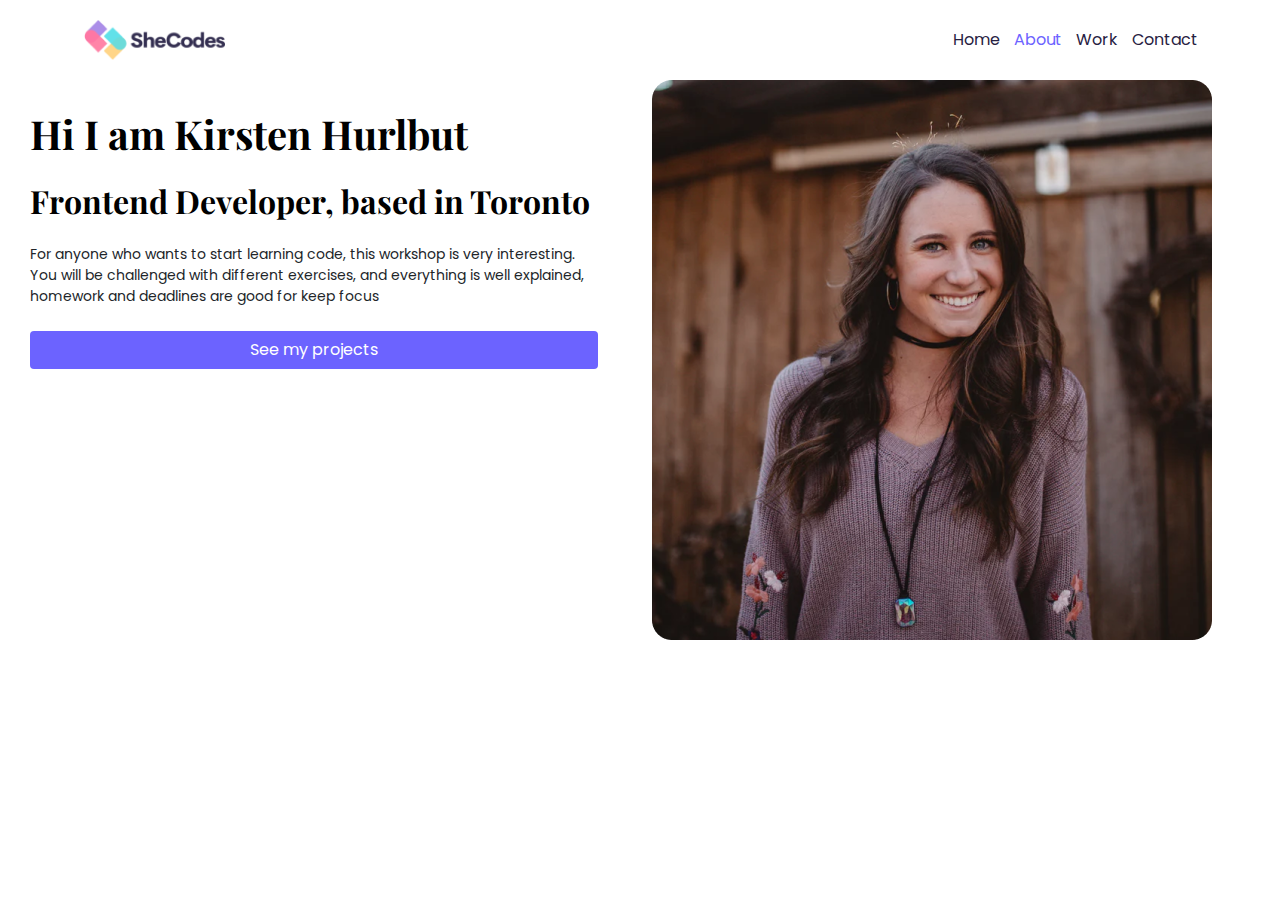
<file: about.html>
<!DOCTYPE html>
<html lang="en">
  <head>
    <meta charset="UTF-8" />
    <meta name="viewport" content="width=device-width, initial-scale=1.0" />
    <link
      href="https://cdn.jsdelivr.net/npm/bootstrap@5.3.3/dist/css/bootstrap.min.css"
      rel="stylesheet"
      integrity="sha384-QWTKZyjpPEjISv5WaRU9OFeRpok6YctnYmDr5pNlyT2bRjXh0JMhjY6hW+ALEwIH"
      crossorigin="anonymous"
    />
    <script
      src="https://cdn.jsdelivr.net/npm/bootstrap@5.3.3/dist/js/bootstrap.bundle.min.js"
      integrity="sha384-YvpcrYf0tY3lHB60NNkmXc5s9fDVZLESaAA55NDzOxhy9GkcIdslK1eN7N6jIeHz"
      crossorigin="anonymous"
    ></script>
    <link rel="preconnect" href="https://fonts.googleapis.com" />
    <link rel="preconnect" href="https://fonts.gstatic.com" crossorigin />
    <link
      href="https://fonts.googleapis.com/css2?family=Playfair+Display:ital,wght@0,400..900;1,400..900&display=swap"
      rel="stylesheet"
    />
    <link rel="preconnect" href="https://fonts.googleapis.com" />
    <link rel="preconnect" href="https://fonts.gstatic.com" crossorigin />
    <link
      href="https://fonts.googleapis.com/css2?family=Playfair+Display:ital,wght@0,400..900;1,400..900&family=Poppins:ital,wght@0,100;0,200;0,300;0,400;0,500;0,600;0,700;0,800;0,900;1,100;1,200;1,300;1,400;1,500;1,600;1,700;1,800;1,900&display=swap"
      rel="stylesheet"
    />
    <link rel="stylesheet" href="src/styles.css" />
    <meta name="description" content="About Kirsten" />
    <title>About - Kirsten Hurlbut</title>
  </head>
  <body>
    <div class="container">
      <nav class="d-flex justify-content-between">
        <a href="/" title="Homepage">
          <img src="images/logo.png" class="logo" alt="Kirsten logo" />
        </a>
        <ul>
          <li><a href="/" title="Homepage">Home</a></li>
          <li class="active">
            <a href="/about.html" title="About Kirsten">About</a>
          </li>
          <li><a href="/work.html" title="Kirsten's Work">Work</a></li>
          <li><a href="/contact.html" title="Contact Kirsten">Contact</a></li>
        </ul>
      </nav>
    </div>
    <div class="content-container">
      <div class="row">
        <div class="col-lg-6">
          <div class="content">
            <h1 class="mb-4">Hi I am Kirsten Hurlbut</h1>
            <h2 class="mb-4">Frontend Developer, based in Toronto</h2>
            <p class="mb-4">
              For anyone who wants to start learning code, this workshop is very
              interesting. You will be challenged with different exercises, and
              everything is well explained, homework and deadlines are good for
              keep focus
            </p>
            <a
              href="/work.html"
              class="img-fluid btn btn-branding d-flex justify-content-center"
              >See my projects</a
            >
          </div>
        </div>
        <div class="col-lg-6">
          <img
            src="images/portrait.png"
            class="img-fluid"
            alt="Patricia-picture"
          />
        </div>
      </div>
    </div>
  </body>
</html>
</file>
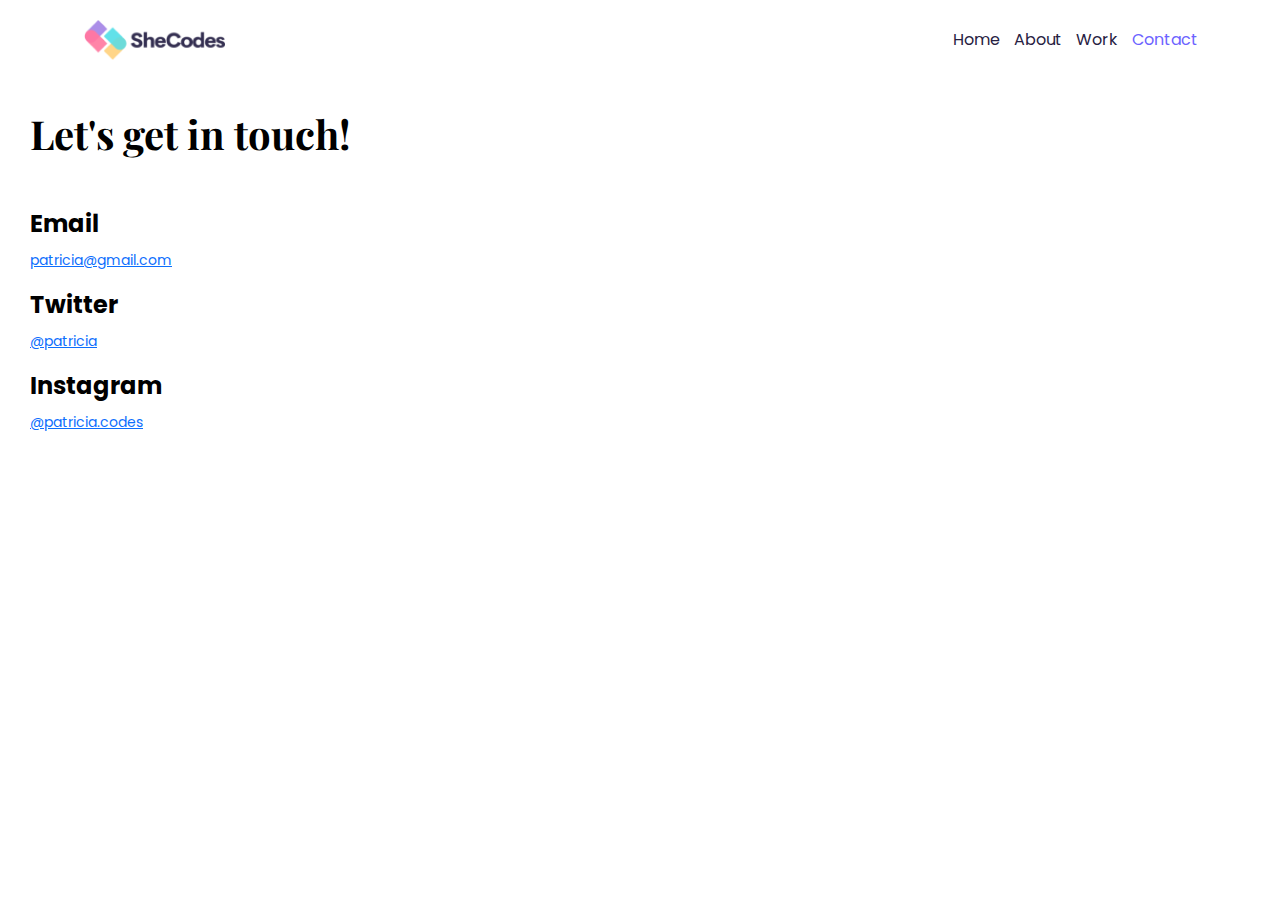
<file: contact.html>
<!DOCTYPE html>
<html lang="en">
  <head>
    <meta charset="UTF-8" />
    <meta name="viewport" content="width=device-width, initial-scale=1.0" />
    <link
      href="https://cdn.jsdelivr.net/npm/bootstrap@5.3.3/dist/css/bootstrap.min.css"
      rel="stylesheet"
      integrity="sha384-QWTKZyjpPEjISv5WaRU9OFeRpok6YctnYmDr5pNlyT2bRjXh0JMhjY6hW+ALEwIH"
      crossorigin="anonymous"
    />
    <script
      src="https://cdn.jsdelivr.net/npm/bootstrap@5.3.3/dist/js/bootstrap.bundle.min.js"
      integrity="sha384-YvpcrYf0tY3lHB60NNkmXc5s9fDVZLESaAA55NDzOxhy9GkcIdslK1eN7N6jIeHz"
      crossorigin="anonymous"
    ></script>
    <link rel="preconnect" href="https://fonts.googleapis.com" />
    <link rel="preconnect" href="https://fonts.gstatic.com" crossorigin />
    <link
      href="https://fonts.googleapis.com/css2?family=Playfair+Display:ital,wght@0,400..900;1,400..900&display=swap"
      rel="stylesheet"
    />
    <link rel="preconnect" href="https://fonts.googleapis.com" />
    <link rel="preconnect" href="https://fonts.gstatic.com" crossorigin />
    <link
      href="https://fonts.googleapis.com/css2?family=Playfair+Display:ital,wght@0,400..900;1,400..900&family=Poppins:ital,wght@0,100;0,200;0,300;0,400;0,500;0,600;0,700;0,800;0,900;1,100;1,200;1,300;1,400;1,500;1,600;1,700;1,800;1,900&display=swap"
      rel="stylesheet"
    />
    <link rel="stylesheet" href="src/styles.css" />
    <meta
    name="description"
    content="Contact Kirsten via email or social media"
  />
    <title>Contact - Kirsten Hurlbut</title>
  </head>
  <body>
    <div class="container">
        <nav class="d-flex justify-content-between">
          <a href="/" title="Homepage">
            <img src="images/logo.png" class="logo" alt="Kirsten logo" />
          </a>
          <ul>
            <li><a href="/" title="Homepage">Home</a></li>
            <li><a href="/about.html" title="About Kirsten">About</a></li>
            <li><a href="/work.html" title="Kirsten's Work">Work</a></li>
            <li class="active"><a href="/contact.html" title="Contact Kirsten">Contact</a></li>
          </ul>
        </nav>
      </div>
    <div class="content-container">
      <div class="row">
        <div class="content">
          <h1 class="mb-5">Let's get in touch!</h1>
          <h3>Email</h3>
          <p>
            <a href="mailto:patricia@gmail.com">patricia@gmail.com</a>
          </p>
          <h3>Twitter</h3>
          <p>
            <a href="https://www.twitter.com/patricia" target="_blank">@patricia</a>
            
          </p>
          <h3>Instagram</h3>
          <p>
            <a href="https://www.instagram.com/patricia.codes" target="_blank">@patricia.codes</a>
            
          </p>
      </div>
    </div>
  </body>
</html>
</file>
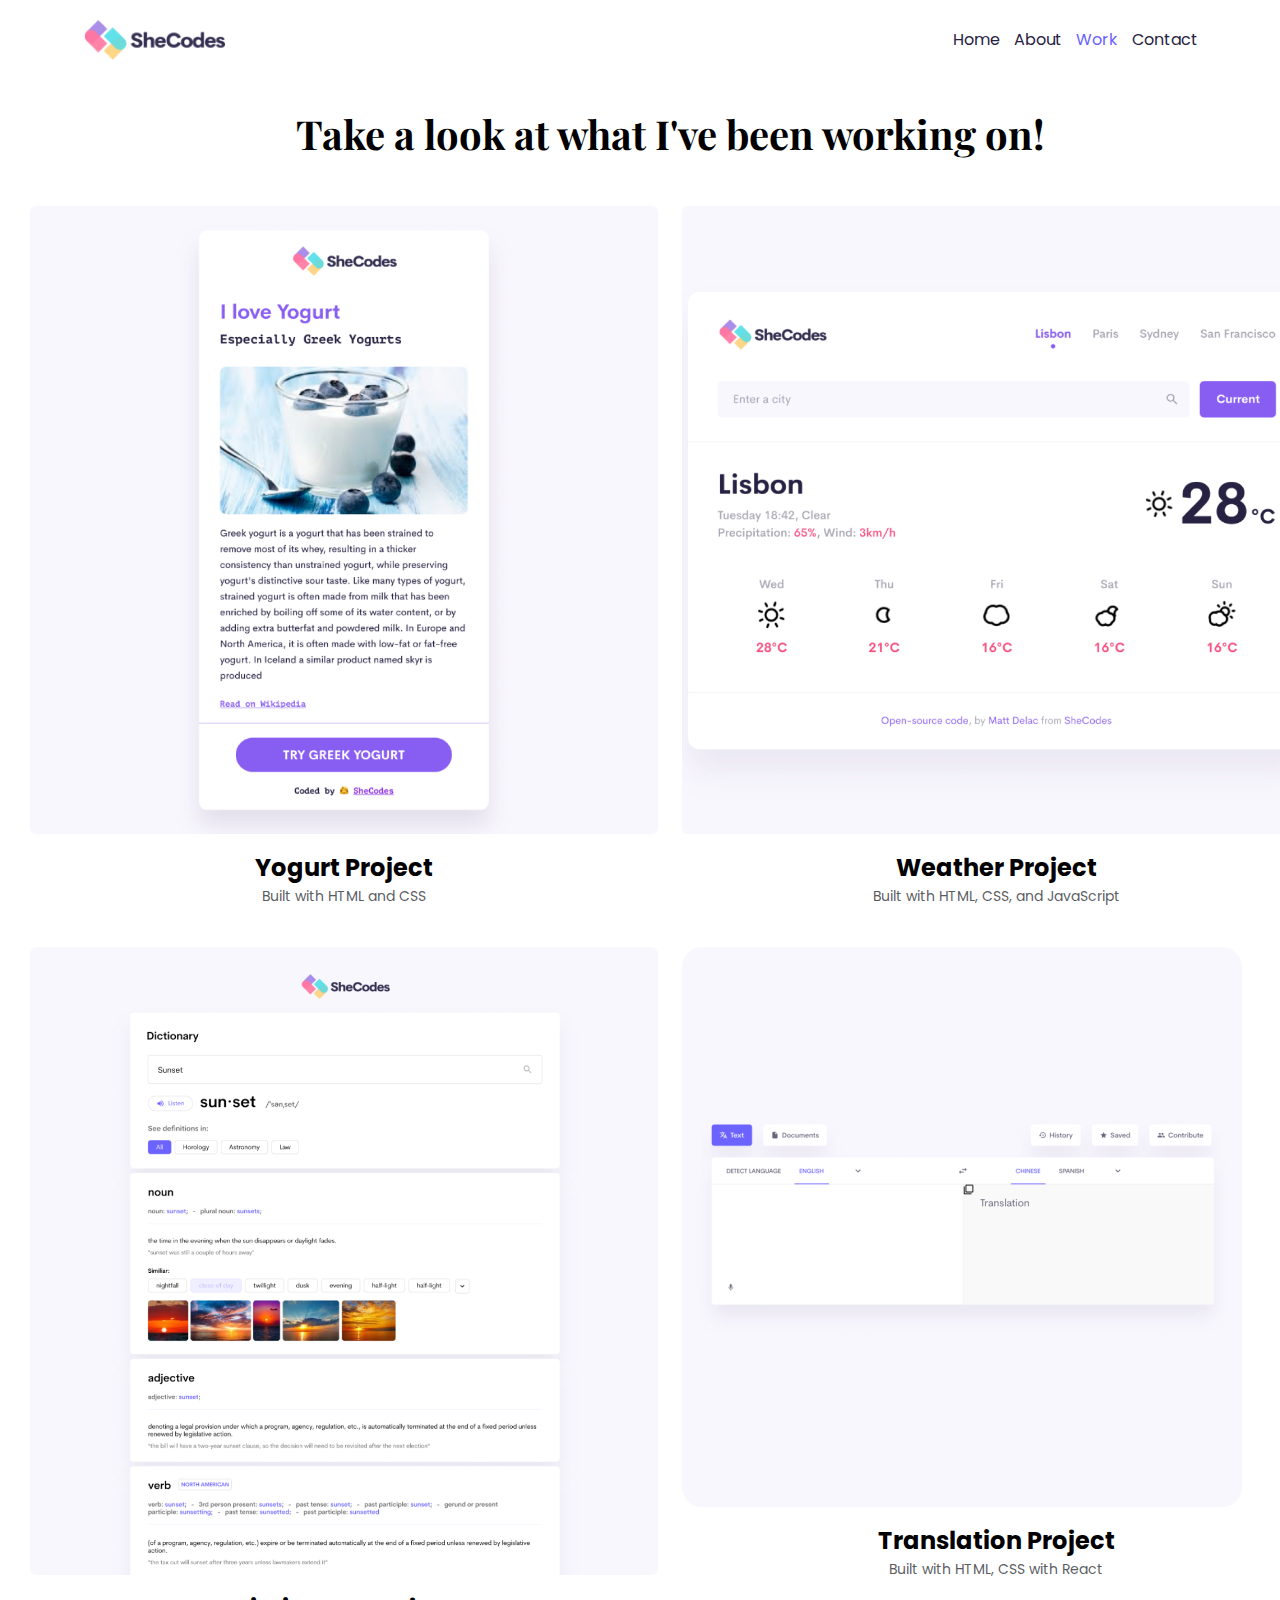
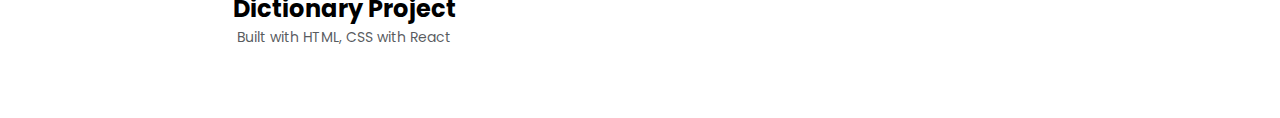
<file: work.html>
<!DOCTYPE html>
<html lang="en">
  <head>
    <meta charset="UTF-8" />
    <meta name="viewport" content="width=device-width, initial-scale=1.0" />
    <link
      href="https://cdn.jsdelivr.net/npm/bootstrap@5.3.3/dist/css/bootstrap.min.css"
      rel="stylesheet"
      integrity="sha384-QWTKZyjpPEjISv5WaRU9OFeRpok6YctnYmDr5pNlyT2bRjXh0JMhjY6hW+ALEwIH"
      crossorigin="anonymous"
    />
    <script
      src="https://cdn.jsdelivr.net/npm/bootstrap@5.3.3/dist/js/bootstrap.bundle.min.js"
      integrity="sha384-YvpcrYf0tY3lHB60NNkmXc5s9fDVZLESaAA55NDzOxhy9GkcIdslK1eN7N6jIeHz"
      crossorigin="anonymous"
    ></script>
    <link rel="preconnect" href="https://fonts.googleapis.com" />
    <link rel="preconnect" href="https://fonts.gstatic.com" crossorigin />
    <link
      href="https://fonts.googleapis.com/css2?family=Playfair+Display:ital,wght@0,400..900;1,400..900&display=swap"
      rel="stylesheet"
    />
    <link rel="preconnect" href="https://fonts.googleapis.com" />
    <link rel="preconnect" href="https://fonts.gstatic.com" crossorigin />
    <link
      href="https://fonts.googleapis.com/css2?family=Playfair+Display:ital,wght@0,400..900;1,400..900&family=Poppins:ital,wght@0,100;0,200;0,300;0,400;0,500;0,600;0,700;0,800;0,900;1,100;1,200;1,300;1,400;1,500;1,600;1,700;1,800;1,900&display=swap"
      rel="stylesheet"
    />
    <link rel="stylesheet" href="src/styles.css" />
    <meta
      name="description"
      content="Kirsten's Work as a front-end developer"
    />
    <title>Work - Kirsten Hurlbut</title>
  </head>
  <body>
    <div class="container">
      <nav class="d-flex justify-content-between">
        <a href="/" title="Homepage">
          <img src="images/logo.png" class="logo" alt="Kirsten logo" />
        </a>
        <ul>
          <li><a href="/" title="Homepage">Home</a></li>
          <li><a href="/about.html" title="About Kirsten">About</a></li>
          <li class="active">
            <a href="/work.html" title="Kirsten's Work">Work</a>
          </li>
          <li><a href="/contact.html" title="Contact Kirsten">Contact</a></li>
        </ul>
      </nav>
    </div>
    <div class="content-container">
      <div class="row">
        <div class="content">
          <h1 class="mb-5 d-flex justify-content-center">
            Take a look at what I've been working on!
          </h1>
          <div class="row">
            <div class="col-md-6 mb-4">
              <img src="images/yogurt.png" class="img-fluid mb-3 rounded" />
              <h3 class="text-center m-0">Yogurt Project</h3>
              <p class="text-center text-muted">Built with HTML and CSS</p>
            </div>
            <div class="col-md-6 mb-4">
              <img src="images/weather.png" class="img-fluid mb-3 rounded" />
              <h3 class="text-center m-0">Weather Project</h3>
              <p class="text-center text-muted">
                Built with HTML, CSS, and JavaScript
              </p>
            </div>
            <div class="col-md-6 mb-4">
              <img src="images/dictionary.png" class="img-fluid mb-3 rounded" />
              <h3 class="text-center m-0">Dictionary Project</h3>
              <p class="text-center text-muted">
                Built with HTML, CSS with React
              </p>
            </div>
            <div class="col-md-6 mb-4">
              <img
                src="images/translation.png"
                class="img-fluid mb-3 rounded"
              />
              <h3 class="text-center m-0">Translation Project</h3>
              <p class="text-center text-muted">
                Built with HTML, CSS with React
              </p>
            </div>
          </div>
        </div>
      </div>
    </div>
  </body>
</html>
</file>
<file: src/styles.css>
:root {
  --branding-color: #6c63ff;
  --secondary-color: #f9f7fe;
  --heading-font-family: "Playfair Display", serif;
  --default-font-family: "Poppins", sans-serif;
}

body {
  font-family: var(--default-font-family);
}

h1,
h2,
h3,
h4,
h5,
h6 {
  color: black;
  font-family: var(--heading-font-family);
  font-weight: bold;
}

h1 {
  font-family: var(--heading-font-family);
}

h4 {
  font-size: 48px;
}

p {
  font-weight: normal;
  font-size: 16px;
}

.hero {
  background: var(--secondary-color);
  text-align: center;
  padding: 160px 20px;
}

.hero p {
  font-size: 36px;
  font-weight: bold;
  margin: 0;
  color: #272142;
}

.hero h2 {
  font-family: var(--heading-font-family);
  font-weight: normal;
  line-height: 1.5;
  font-size: 24px;
}

.content-section {
  padding: 160px 20px;
}

.content-section h1 {
  font-size: 64px;
  line-height: 80px;
}

.content-section h2 {
  font-size: 18px;
  font-family: var(--default-font-family);
}

.content {
  margin: 30px;
}

.content h3 {
  font-size: 24px;
  line-height: 1.5;
  font-family: var(--default-font-family);
}

.content p {
  font-size: 14px;
}

.btn-branding {
  background: var(--branding-color);
  border-radius: 4px;
  color: white;
}

.btn-branding-outline {
  border-radius: 4px;
  color: var(--branding-color);
  border: 1px solid var(--branding-color);
}

.project-description {
  text-align: center;
}

.logo {
  max-height: 40px;
}

nav {
  padding: 20px 0;
}

nav ul {
  padding: 0;
  margin: 0;
}

nav li {
  display: inline;
  list-style: none;
  line-height: 40px;
  margin-left: 10px;
}

nav a {
  text-decoration: none;
  color: #272142;
}

nav a:hover {
  color: var(--branding-color);
  transition: all 100ms ease-in-out;
}

nav li.active a {
  color: var(--branding-color);
}

footer {
  margin: 60px 0;
}

footer .contact-box {
  background: var(--secondary-color);
  padding: 30px 60px;
  border-radius: 10px;
}

footer .contact-box p {
  margin: 0;
}

footer .email-link {
  text-decoration: none;
  color: black;
  font-size: 25px;
  text-align: center;
}

footer .email-link:hover {
  color: var(--branding-color);
}

footer .social-links a {
  margin: 0 20px;
  color: var(--branding-color);
  background: var(--secondary-color);
  padding: 10px 14px;
  border-radius: 50%;
  font-size: 40px;
  transition: all 150ms ease-in-out;
}

footer .social-links a:hover {
  color: white;
  background: var(--branding-color);
}

@media (max-width: 576px) {
  h1 {
    font-size: 30px;
    text-align: center;
  }

  h2 {
    font-size: 30px;
    text-align: center;
  }

  h4 {
    font-size: 26px;
    text-align: center;
  }

  .hero {
    padding: 80px 20px;
    text-align: center;
  }

  .content-section {
    text-align: center;
    padding: 0;
  }

  footer .contact-box {
    padding: 30px;
  }
}
</file>
